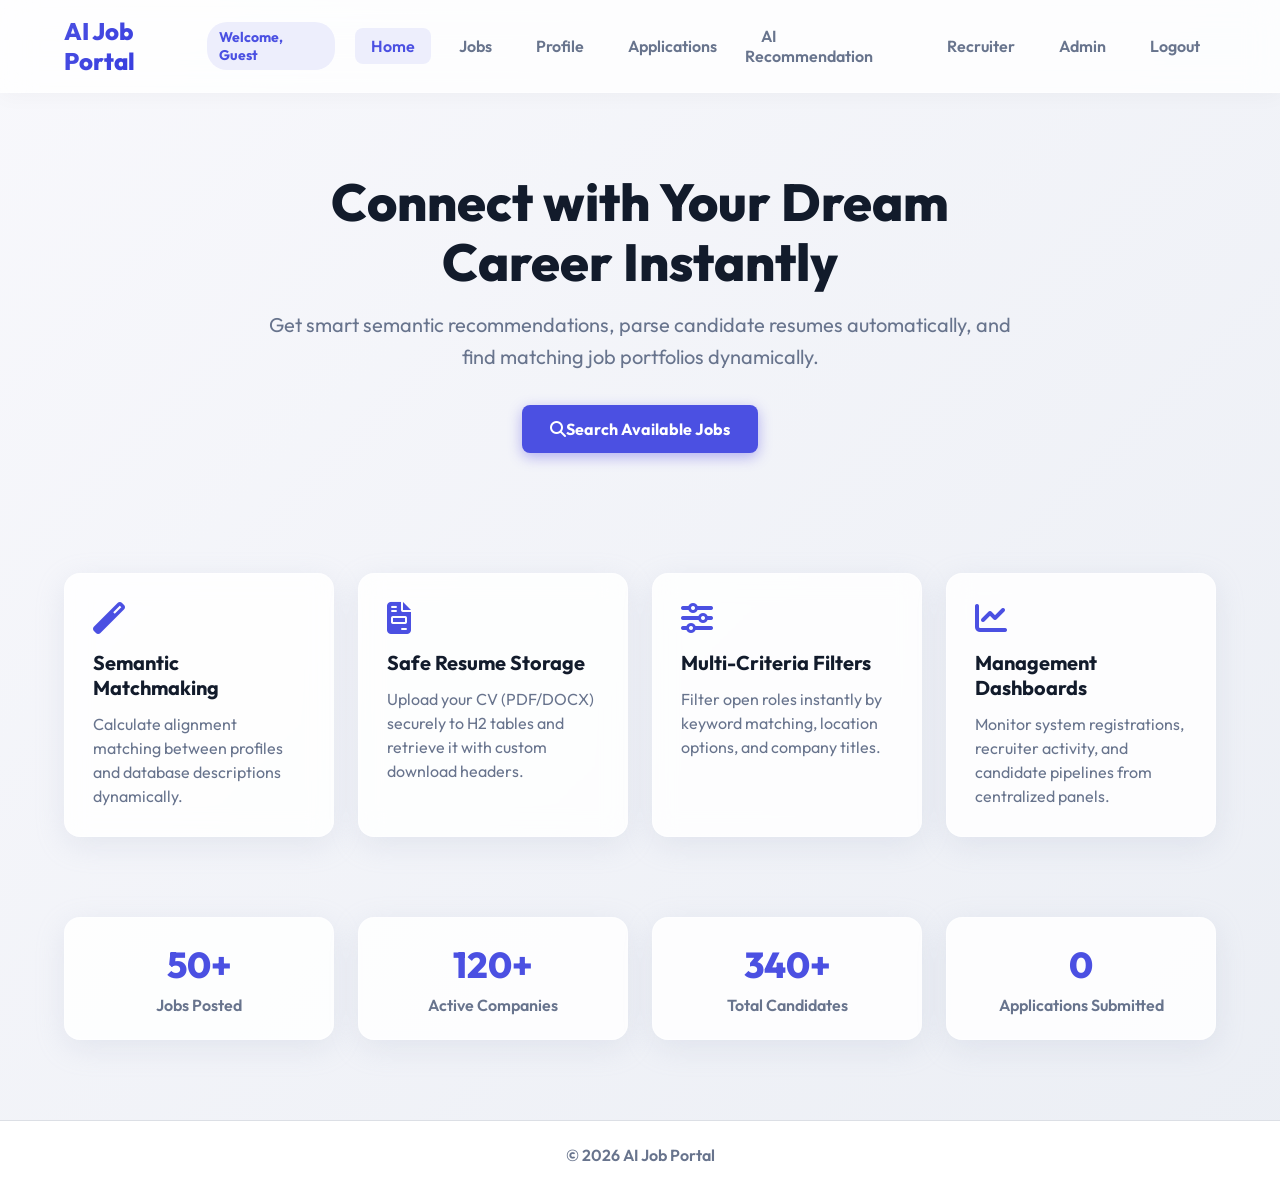
<file: Frontend/index.html>
<!DOCTYPE html>
<html lang="en">
<head>
    <meta charset="UTF-8">
    <meta name="viewport" content="width=device-width, initial-scale=1.0">
    <title>AI Job Portal - Smart Career Matches</title>
    <link rel="stylesheet" href="style.css">
    <link rel="stylesheet" href="https://cdnjs.cloudflare.com/ajax/libs/font-awesome/6.4.0/css/all.min.css">
</head>
<body>

    <nav class="navbar">
        <div class="logo" onclick="window.location.href='index.html'">AI Job Portal</div>
        <ul class="nav-links">
            <span id="userWelcome"></span>
            <li><a href="index.html">Home</a></li>
            <li><a href="jobs.html">Jobs</a></li>
            <li><a href="profile.html">Profile</a></li>
            <li><a href="applications.html">Applications</a></li>
            <li><a href="recommendation.html">AI Recommendation</a></li>
            <li><a href="recruiter-dashboard.html">Recruiter</a></li>
            <li><a href="admin-dashboard.html">Admin</a></li>
            <li><a href="#" onclick="logout()">Logout</a></li>
        </ul>
    </nav>

    <section class="hero">
        <h1>Connect with Your Dream Career Instantly</h1>
        <p>
            Get smart semantic recommendations, parse candidate resumes automatically, and find matching job portfolios dynamically.
        </p>
        <a href="jobs.html" class="btn"><i class="fas fa-search"></i> Search Available Jobs</a>
    </section>

    <section class="features">
        <div class="card">
            <i class="fas fa-magic" style="font-size: 32px; color: var(--primary); margin-bottom: 16px;"></i>
            <h3>Semantic Matchmaking</h3>
            <p>Calculate alignment matching between profiles and database descriptions dynamically.</p>
        </div>

        <div class="card">
            <i class="fas fa-file-invoice" style="font-size: 32px; color: var(--primary); margin-bottom: 16px;"></i>
            <h3>Safe Resume Storage</h3>
            <p>Upload your CV (PDF/DOCX) securely to H2 tables and retrieve it with custom download headers.</p>
        </div>

        <div class="card">
            <i class="fas fa-sliders-h" style="font-size: 32px; color: var(--primary); margin-bottom: 16px;"></i>
            <h3>Multi-Criteria Filters</h3>
            <p>Filter open roles instantly by keyword matching, location options, and company titles.</p>
        </div>

        <div class="card">
            <i class="fas fa-chart-line" style="font-size: 32px; color: var(--primary); margin-bottom: 16px;"></i>
            <h3>Management Dashboards</h3>
            <p>Monitor system registrations, recruiter activity, and candidate pipelines from centralized panels.</p>
        </div>
    </section>

    <section class="stats" style="margin-bottom: 40px;">
        <div class="stat-box">
            <h2>50+</h2>
            <p>Jobs Posted</p>
        </div>

        <div class="stat-box">
            <h2>120+</h2>
            <p>Active Companies</p>
        </div>

        <div class="stat-box">
            <h2>340+</h2>
            <p>Total Candidates</p>
        </div>

        <div class="stat-box">
            <h2 id="applicationCount">0</h2>
            <p>Applications Submitted</p>
        </div>
    </section>

    <footer>
        <p>© 2026 AI Job Portal</p>
    </footer>

    <script src="script.js"></script>
</body>
</html>
</file>
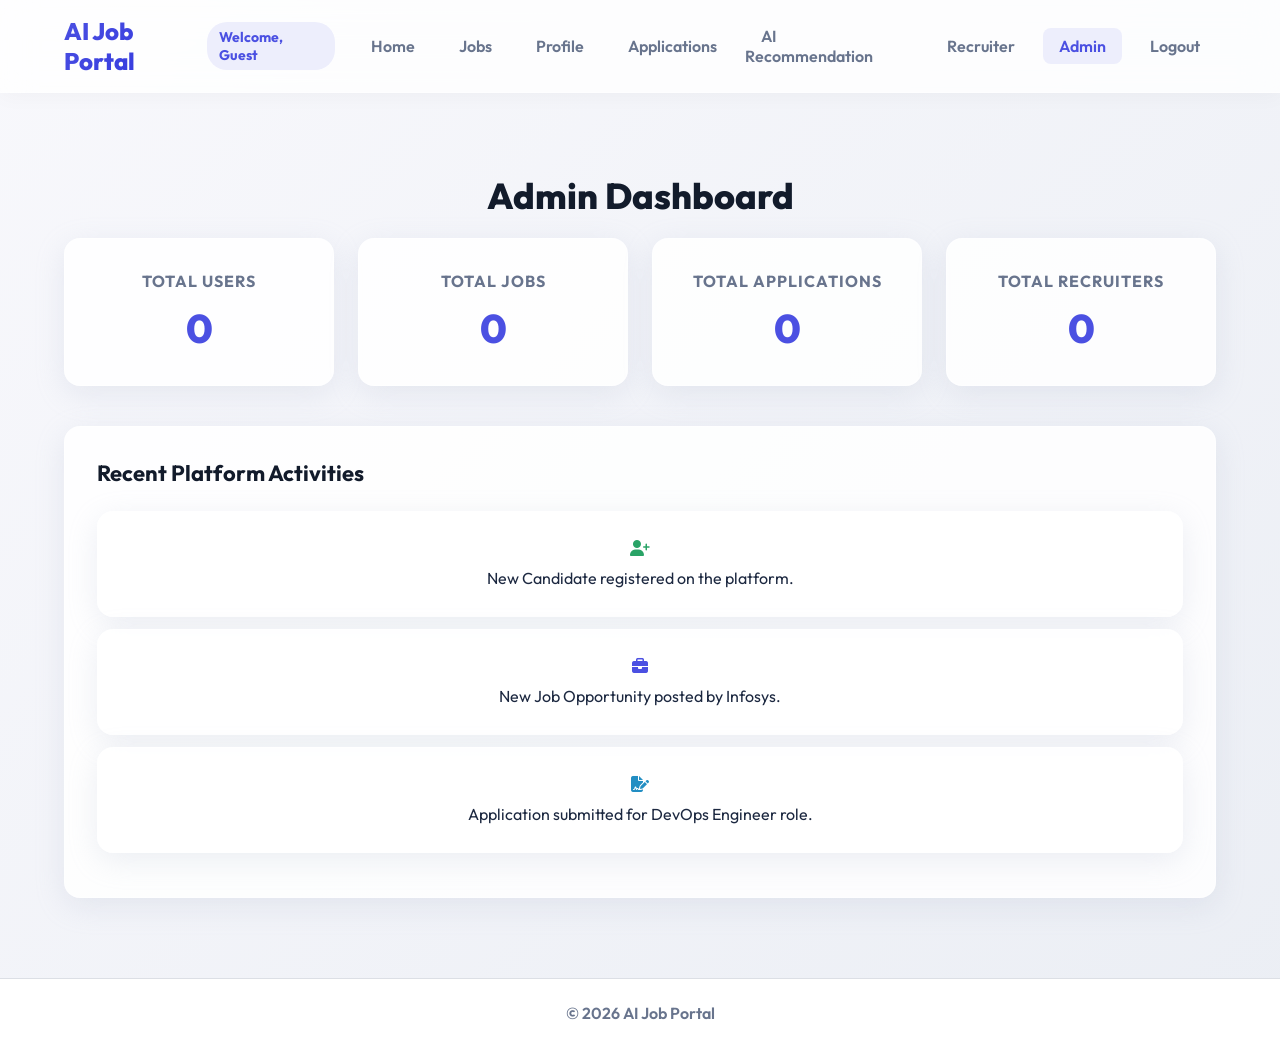
<file: Frontend/admin-dashboard.html>
<!DOCTYPE html>
<html lang="en">
<head>
    <meta charset="UTF-8">
    <meta name="viewport" content="width=device-width, initial-scale=1.0">
    <title>Admin Dashboard - AI Job Portal</title>
    <link rel="stylesheet" href="style.css">
    <link rel="stylesheet" href="https://cdnjs.cloudflare.com/ajax/libs/font-awesome/6.4.0/css/all.min.css">
</head>
<body>

    <nav class="navbar">
        <div class="logo" onclick="window.location.href='index.html'">AI Job Portal</div>
        <ul class="nav-links">
            <span id="userWelcome"></span>
            <li><a href="index.html">Home</a></li>
            <li><a href="jobs.html">Jobs</a></li>
            <li><a href="profile.html">Profile</a></li>
            <li><a href="applications.html">Applications</a></li>
            <li><a href="recommendation.html">AI Recommendation</a></li>
            <li><a href="recruiter-dashboard.html">Recruiter</a></li>
            <li><a href="admin-dashboard.html">Admin</a></li>
            <li><a href="#" onclick="logout()">Logout</a></li>
        </ul>
    </nav>

    <div class="dashboard-container">
        <h1 class="page-title">Admin Dashboard</h1>

        <div class="dashboard-grid">
            <div class="dashboard-card">
                <h3>Total Users</h3>
                <p id="totalUsers">0</p>
            </div>

            <div class="dashboard-card">
                <h3>Total Jobs</h3>
                <p id="totalJobs">0</p>
            </div>

            <div class="dashboard-card">
                <h3>Total Applications</h3>
                <p id="totalApplications">0</p>
            </div>

            <div class="dashboard-card">
                <h3>Total Recruiters</h3>
                <p id="totalRecruiters">0</p>
            </div>
        </div>

        <div class="dashboard-section">
            <h3>Recent Platform Activities</h3>
            <div class="job-card" style="margin-bottom: 12px; display: flex; align-items: center; gap: 12px;">
                <i class="fas fa-user-plus" style="color: var(--success);"></i>
                <span>New Candidate registered on the platform.</span>
            </div>
            <div class="job-card" style="margin-bottom: 12px; display: flex; align-items: center; gap: 12px;">
                <i class="fas fa-briefcase" style="color: var(--primary);"></i>
                <span>New Job Opportunity posted by Infosys.</span>
            </div>
            <div class="job-card" style="margin-bottom: 12px; display: flex; align-items: center; gap: 12px;">
                <i class="fas fa-file-signature" style="color: var(--info);"></i>
                <span>Application submitted for DevOps Engineer role.</span>
            </div>
        </div>
    </div>

    <footer>
        <p>© 2026 AI Job Portal</p>
    </footer>

    <script src="script.js"></script>
</body>
</html>
</file>
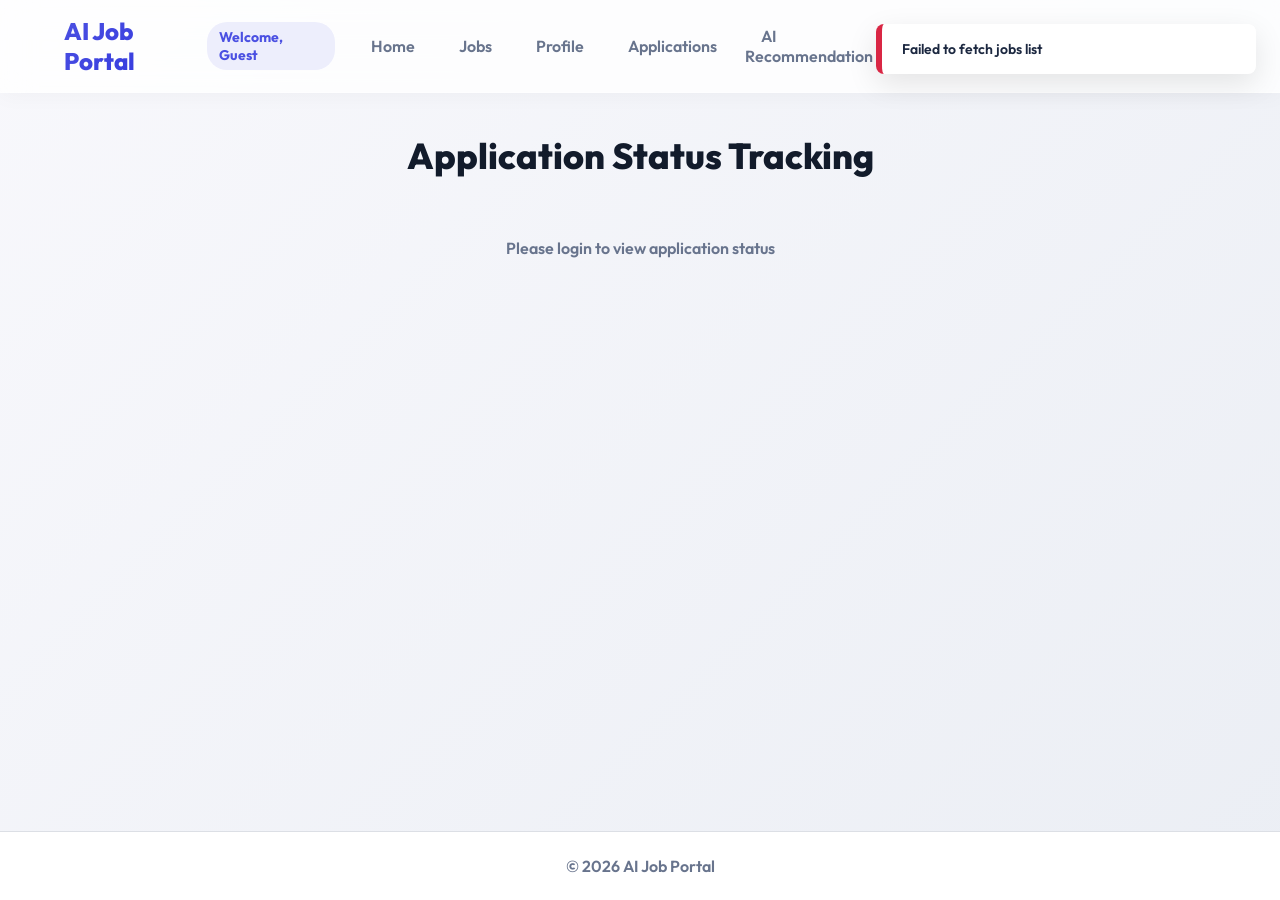
<file: Frontend/application-status.html>
<!DOCTYPE html>
<html lang="en">
<head>
    <meta charset="UTF-8">
    <meta name="viewport" content="width=device-width, initial-scale=1.0">
    <title>Application Status - AI Job Portal</title>
    <link rel="stylesheet" href="style.css">
    <link rel="stylesheet" href="https://cdnjs.cloudflare.com/ajax/libs/font-awesome/6.4.0/css/all.min.css">
</head>
<body>

    <nav class="navbar">
        <div class="logo" onclick="window.location.href='index.html'">AI Job Portal</div>
        <ul class="nav-links">
            <span id="userWelcome"></span>
            <li><a href="index.html">Home</a></li>
            <li><a href="jobs.html">Jobs</a></li>
            <li><a href="profile.html">Profile</a></li>
            <li><a href="applications.html">Applications</a></li>
            <li><a href="recommendation.html">AI Recommendation</a></li>
            <li><a href="recruiter-dashboard.html">Recruiter</a></li>
            <li><a href="admin-dashboard.html">Admin</a></li>
            <li><a href="#" onclick="logout()">Logout</a></li>
        </ul>
    </nav>

    <h1 class="page-title">Application Status Tracking</h1>

    <div class="job-container" id="statusContainer">
        <!-- Rendered dynamically by inline scripts or script.js -->
    </div>

    <footer>
        <p>© 2026 AI Job Portal</p>
    </footer>

    <script>
    const email = localStorage.getItem("email");
    const container = document.getElementById("statusContainer");
    if (email) {
        fetch("http://localhost:8082/applications?email=" + encodeURIComponent(email))
        .then(res => res.json())
        .then(apps => {
            if (apps.length === 0) {
                container.innerHTML = `
                    <div class="empty-state" style="grid-column: 1 / -1;">
                        <p>No Applications Yet</p>
                    </div>
                `;
            } else {
                container.innerHTML = "";
                apps.forEach(app => {
                    let badgeClass = "applied";
                    const stat = app.status.toLowerCase();
                    if (stat.includes("shortlist")) badgeClass = "shortlisted";
                    if (stat.includes("reject")) badgeClass = "rejected";
                    if (stat.includes("select")) badgeClass = "selected";

                    container.innerHTML += `
                        <div class="job-card">
                            <h3>${app.jobTitle}</h3>
                            <p>Status: <span class="status ${badgeClass}">${app.status}</span></p>
                        </div>
                    `;
                });
            }
        })
        .catch(err => {
            console.error(err);
            container.innerHTML = `<div class="empty-state" style="grid-column: 1 / -1;"><p>Failed to load application status</p></div>`;
        });
    } else {
        container.innerHTML = `
            <div class="empty-state" style="grid-column: 1 / -1;">
                <p>Please login to view application status</p>
            </div>
        `;
    }
    </script>
    <script src="script.js"></script>
</body>
</html>
</file>
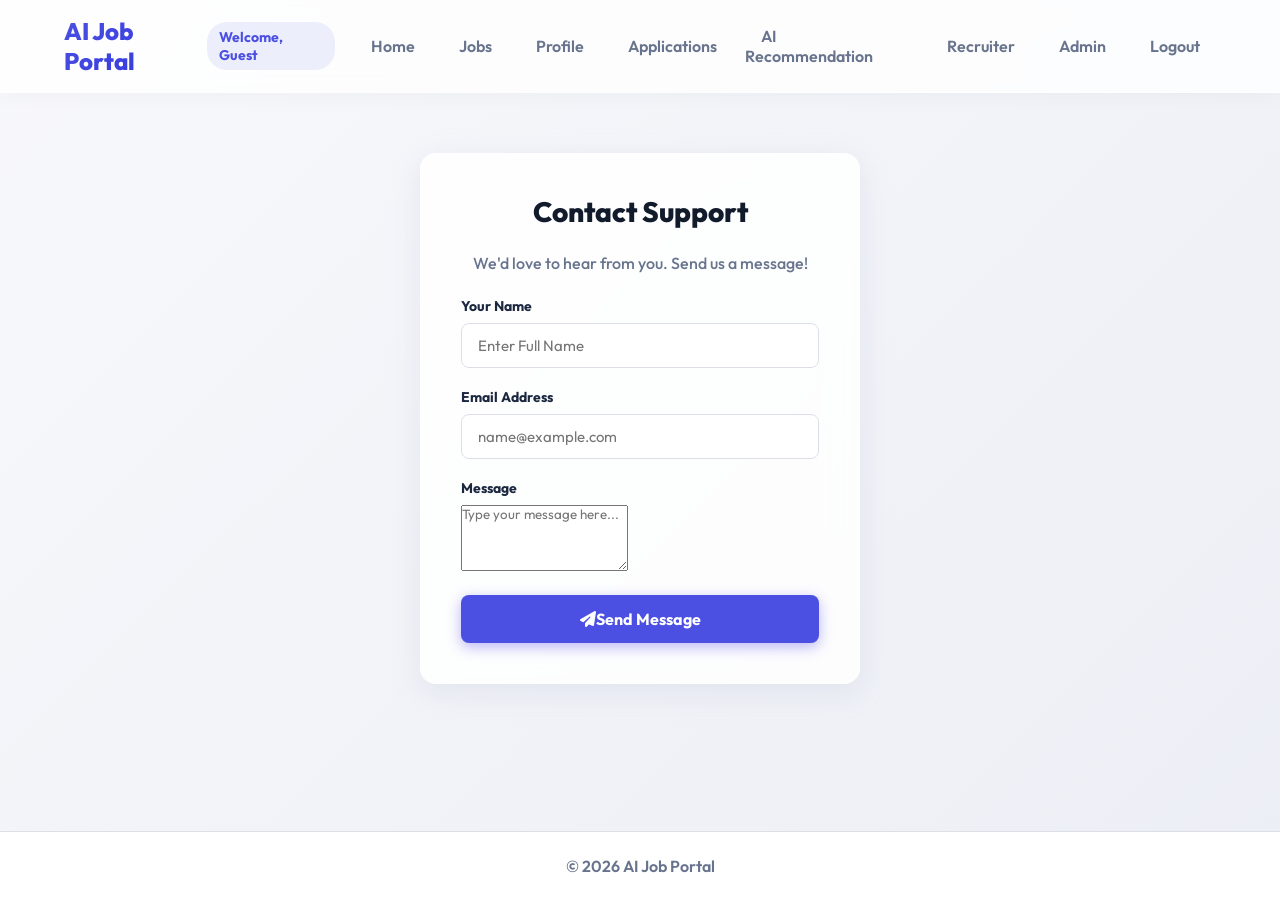
<file: Frontend/contact.html>
<!DOCTYPE html>
<html lang="en">
<head>
    <meta charset="UTF-8">
    <meta name="viewport" content="width=device-width, initial-scale=1.0">
    <title>Contact Us - AI Job Portal</title>
    <link rel="stylesheet" href="style.css">
    <link rel="stylesheet" href="https://cdnjs.cloudflare.com/ajax/libs/font-awesome/6.4.0/css/all.min.css">
</head>
<body>

    <nav class="navbar">
        <div class="logo" onclick="window.location.href='index.html'">AI Job Portal</div>
        <ul class="nav-links">
            <span id="userWelcome"></span>
            <li><a href="index.html">Home</a></li>
            <li><a href="jobs.html">Jobs</a></li>
            <li><a href="profile.html">Profile</a></li>
            <li><a href="applications.html">Applications</a></li>
            <li><a href="recommendation.html">AI Recommendation</a></li>
            <li><a href="recruiter-dashboard.html">Recruiter</a></li>
            <li><a href="admin-dashboard.html">Admin</a></li>
            <li><a href="#" onclick="logout()">Logout</a></li>
        </ul>
    </nav>

    <div class="form-container">
        <h2>Contact Support</h2>
        <p style="color: var(--text-muted); text-align: center; margin-bottom: 24px; font-weight: 500;">
            We'd love to hear from you. Send us a message!
        </p>

        <form onsubmit="event.preventDefault(); showToast('Message Sent Successfully!', 'success'); this.reset();">
            <div class="form-group">
                <label for="contactName">Your Name</label>
                <input type="text" id="contactName" placeholder="Enter Full Name" required>
            </div>

            <div class="form-group">
                <label for="contactEmail">Email Address</label>
                <input type="email" id="contactEmail" placeholder="name@example.com" required>
            </div>

            <div class="form-group">
                <label for="contactMessage">Message</label>
                <textarea id="contactMessage" placeholder="Type your message here..." rows="4" required></textarea>
            </div>

            <button type="submit" class="btn"><i class="fas fa-paper-plane"></i> Send Message</button>
        </form>
    </div>

    <footer>
        <p>© 2026 AI Job Portal</p>
    </footer>

    <script src="script.js"></script>
</body>
</html>
</file>
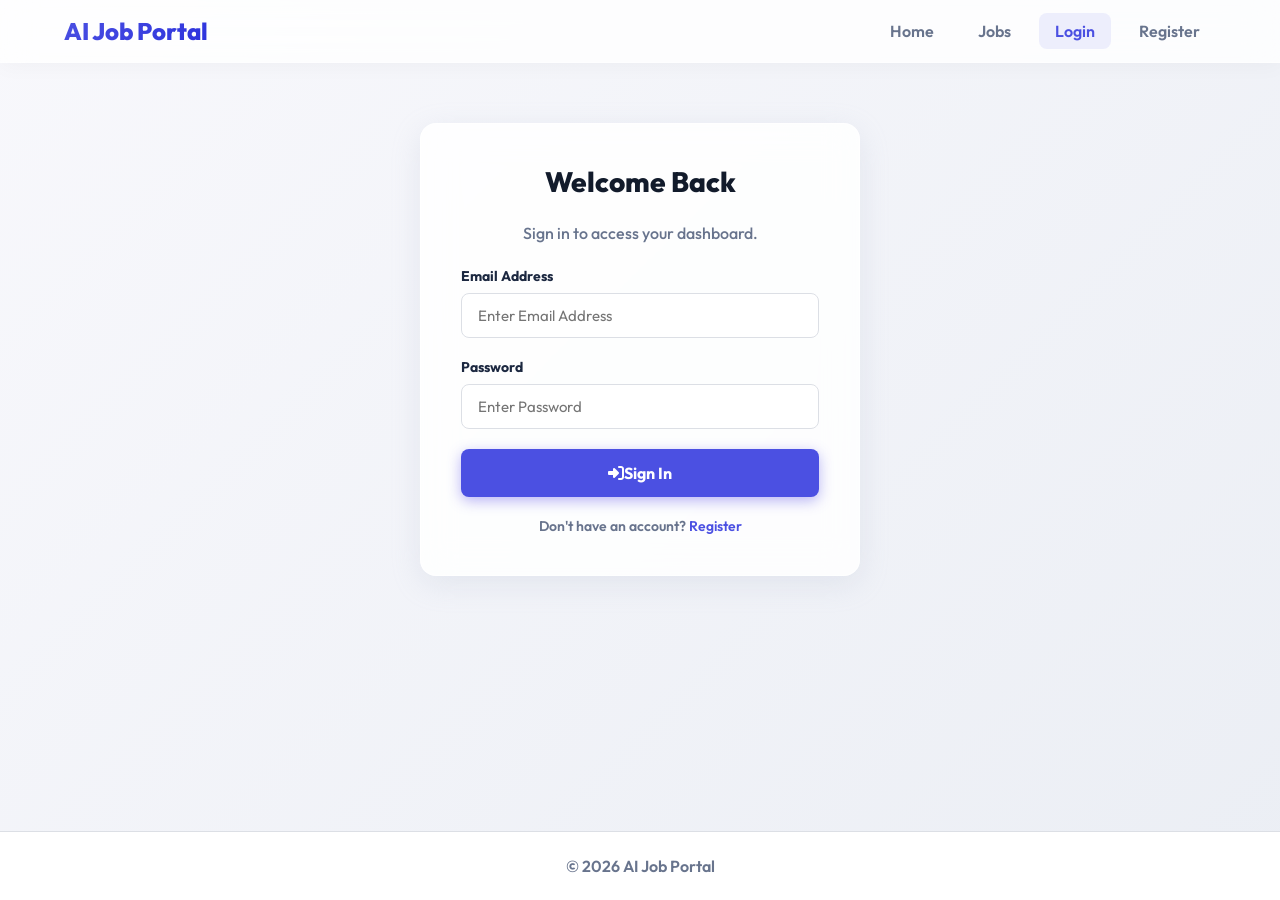
<file: Frontend/login.html>
<!DOCTYPE html>
<html lang="en">
<head>
    <meta charset="UTF-8">
    <meta name="viewport" content="width=device-width, initial-scale=1.0">
    <title>Login - AI Job Portal</title>
    <link rel="stylesheet" href="style.css">
    <link rel="stylesheet" href="https://cdnjs.cloudflare.com/ajax/libs/font-awesome/6.4.0/css/all.min.css">
</head>
<body>

    <nav class="navbar">
        <div class="logo" onclick="window.location.href='index.html'">AI Job Portal</div>
        <ul class="nav-links">
            <li><a href="index.html">Home</a></li>
            <li><a href="jobs.html">Jobs</a></li>
            <li><a href="login.html">Login</a></li>
            <li><a href="register.html">Register</a></li>
        </ul>
    </nav>

    <div class="form-container">
        <h2>Welcome Back</h2>
        <p style="color: var(--text-muted); text-align: center; margin-bottom: 24px; font-weight: 500;">
            Sign in to access your dashboard.
        </p>

        <form id="loginForm" onsubmit="event.preventDefault(); loginSuccess();">
            <div class="form-group">
                <label for="email">Email Address</label>
                <input type="email" id="email" placeholder="Enter Email Address" required>
            </div>

            <div class="form-group">
                <label for="password">Password</label>
                <input type="password" id="password" placeholder="Enter Password" required>
            </div>

            <button type="submit" class="btn"><i class="fas fa-sign-in-alt"></i> Sign In</button>

            <p style="margin-top: 20px; text-align: center; font-size: 14px; font-weight: 600; color: var(--text-muted);">
                Don't have an account? <a href="register.html" style="color: var(--primary); text-decoration: none;">Register</a>
            </p>
        </form>
    </div>

    <footer>
        <p>© 2026 AI Job Portal</p>
    </footer>

    <script src="script.js"></script>
</body>
</html>
</file>
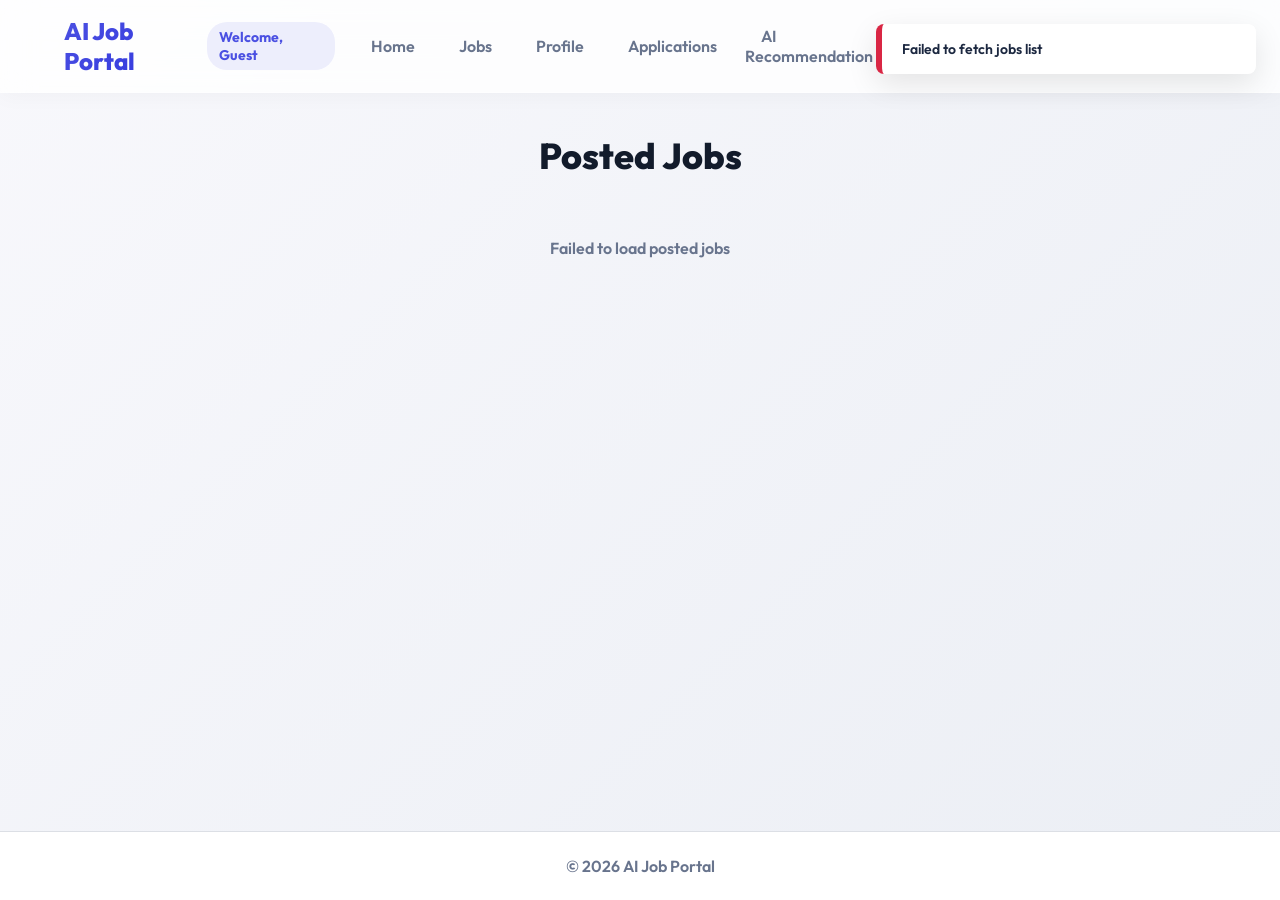
<file: Frontend/posted-jobs.html>
<!DOCTYPE html>
<html lang="en">
<head>
    <meta charset="UTF-8">
    <meta name="viewport" content="width=device-width, initial-scale=1.0">
    <title>Posted Jobs - AI Job Portal</title>
    <link rel="stylesheet" href="style.css">
    <link rel="stylesheet" href="https://cdnjs.cloudflare.com/ajax/libs/font-awesome/6.4.0/css/all.min.css">
</head>
<body>

    <nav class="navbar">
        <div class="logo" onclick="window.location.href='index.html'">AI Job Portal</div>
        <ul class="nav-links">
            <span id="userWelcome"></span>
            <li><a href="index.html">Home</a></li>
            <li><a href="jobs.html">Jobs</a></li>
            <li><a href="profile.html">Profile</a></li>
            <li><a href="applications.html">Applications</a></li>
            <li><a href="recommendation.html">AI Recommendation</a></li>
            <li><a href="recruiter-dashboard.html">Recruiter</a></li>
            <li><a href="admin-dashboard.html">Admin</a></li>
            <li><a href="#" onclick="logout()">Logout</a></li>
        </ul>
    </nav>

    <h1 class="page-title">Posted Jobs</h1>

    <div class="job-container" id="jobsContainer">
        <!-- Rendered dynamically by script -->
    </div>

    <footer>
        <p>© 2026 AI Job Portal</p>
    </footer>

    <script>
    fetch("http://localhost:8082/jobs")
    .then(res => res.json())
    .then(jobs => {
        let container = document.getElementById("jobsContainer");
        if (jobs.length === 0) {
            container.innerHTML = `
                <div class="empty-state" style="grid-column: 1 / -1;">
                    <p>No Jobs Posted Yet</p>
                </div>
            `;
        } else {
            container.innerHTML = "";
            jobs.forEach(job => {
                container.innerHTML += `
                    <div class="job-card">
                        <h3>${job.title}</h3>
                        <p class="company"><i class="fas fa-building"></i> ${job.company}</p>
                        <p class="location"><i class="fas fa-map-marker-alt"></i> ${job.location}</p>
                    </div>
                `;
            });
        }
    })
    .catch(err => {
        console.error(err);
        document.getElementById("jobsContainer").innerHTML = `
            <div class="empty-state" style="grid-column: 1 / -1;">
                <p>Failed to load posted jobs</p>
            </div>
        `;
    });
    </script>
    <script src="script.js"></script>
</body>
</html>
</file>
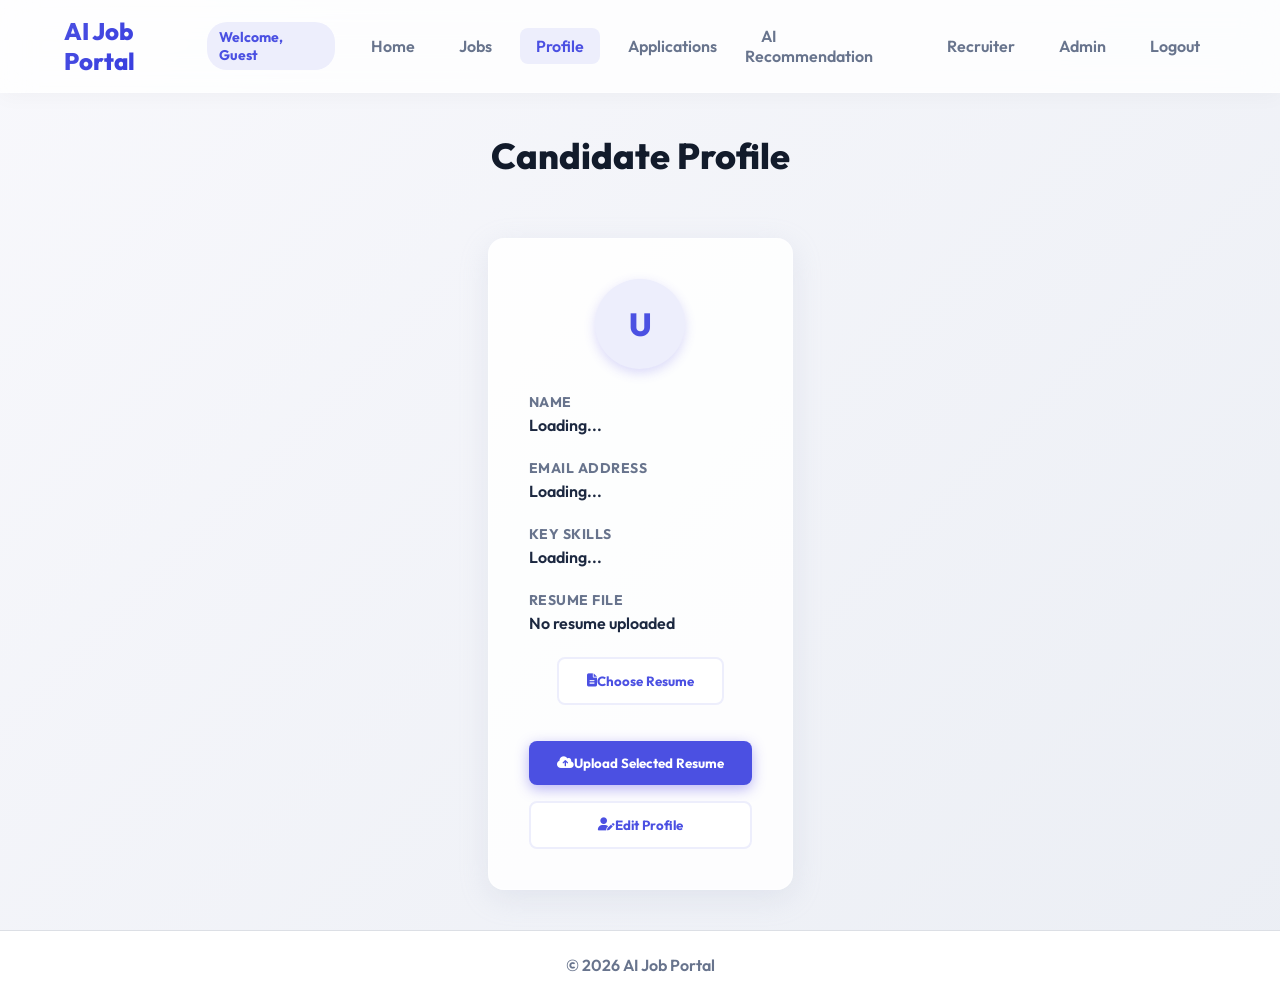
<file: Frontend/profile.html>
<!DOCTYPE html>
<html lang="en">
<head>
    <meta charset="UTF-8">
    <meta name="viewport" content="width=device-width, initial-scale=1.0">
    <title>Candidate Profile - AI Job Portal</title>
    <link rel="stylesheet" href="style.css">
    <link rel="stylesheet" href="https://cdnjs.cloudflare.com/ajax/libs/font-awesome/6.4.0/css/all.min.css">
</head>
<body>

    <nav class="navbar">
        <div class="logo" onclick="window.location.href='index.html'">AI Job Portal</div>
        <ul class="nav-links">
            <span id="userWelcome"></span>
            <li><a href="index.html">Home</a></li>
            <li><a href="jobs.html">Jobs</a></li>
            <li><a href="profile.html">Profile</a></li>
            <li><a href="applications.html">Applications</a></li>
            <li><a href="recommendation.html">AI Recommendation</a></li>
            <li><a href="recruiter-dashboard.html">Recruiter</a></li>
            <li><a href="admin-dashboard.html">Admin</a></li>
            <li><a href="#" onclick="logout()">Logout</a></li>
        </ul>
    </nav>

    <h1 class="page-title">Candidate Profile</h1>

    <div class="profile-card">
        <div class="profile-avatar" id="profileAvatar">U</div>
        
        <div class="profile-info">
            <h4>Name</h4>
            <p id="candidateName">Loading...</p>
        </div>

        <div class="profile-info">
            <h4>Email Address</h4>
            <p id="candidateEmail">Loading...</p>
        </div>

        <div class="profile-info">
            <h4>Key Skills</h4>
            <p id="candidateSkills">Loading...</p>
        </div>

        <div class="profile-info">
            <h4>Resume File</h4>
            <p id="resumeName">No resume uploaded</p>
        </div>

        <div class="profile-actions">
            <div class="file-input-wrapper">
                <button class="btn btn-secondary"><i class="fas fa-file-alt"></i> Choose Resume</button>
                <input type="file" id="resume" onchange="updateFileNameLabel()">
            </div>
            <p id="fileChosenLabel" style="font-size: 14px; color: var(--text-muted); font-weight: 600; margin-top: 4px;"></p>
            <button class="btn" onclick="uploadResume()"><i class="fas fa-cloud-upload-alt"></i> Upload Selected Resume</button>
            <button class="btn btn-secondary" id="editProfileBtn" onclick="toggleEditProfile()"><i class="fas fa-user-edit"></i> Edit Profile</button>
        </div>
    </div>

    <footer>
        <p>© 2026 AI Job Portal</p>
    </footer>

    <script src="script.js"></script>
</body>
</html>
</file>
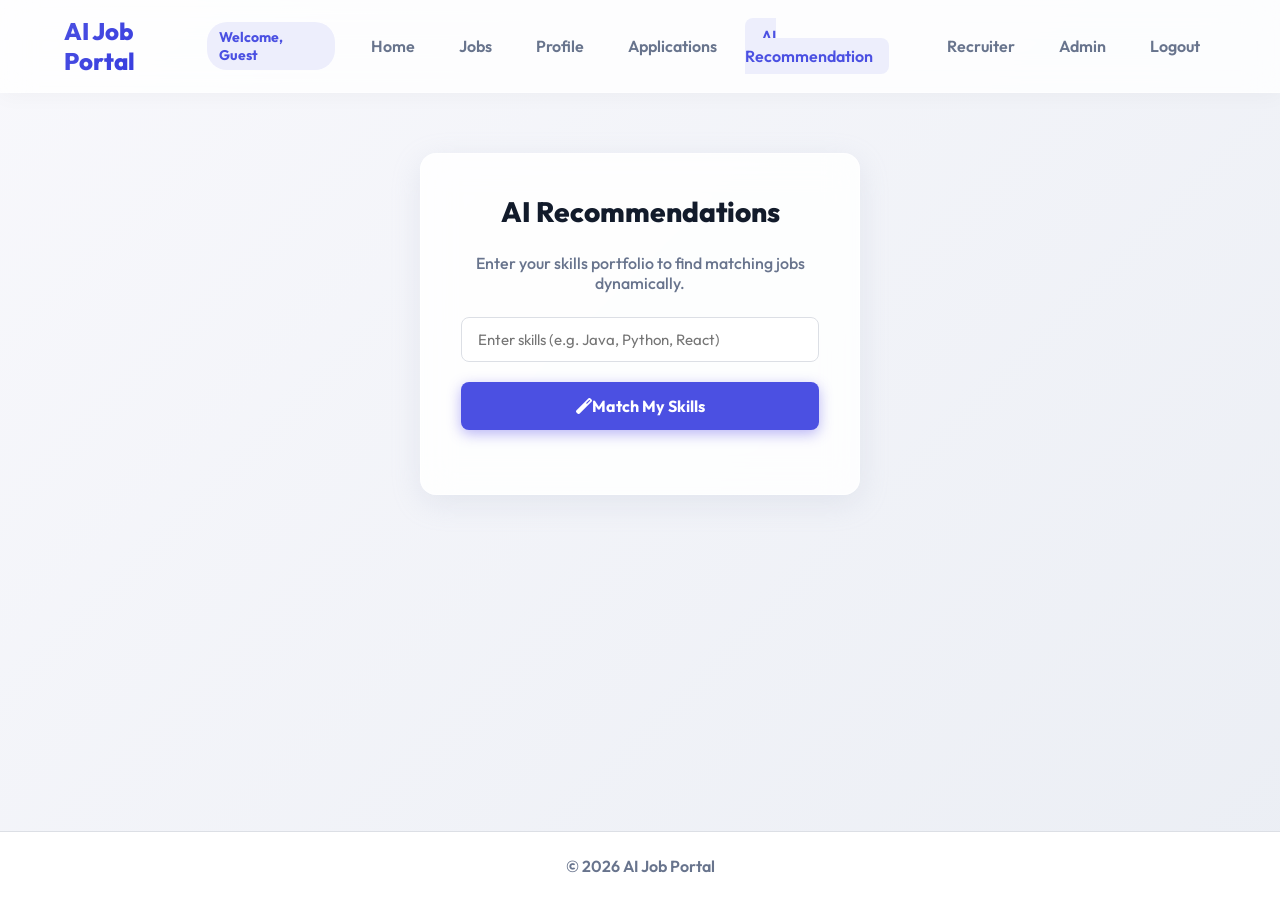
<file: Frontend/recommendation.html>
<!DOCTYPE html>
<html lang="en">
<head>
    <meta charset="UTF-8">
    <meta name="viewport" content="width=device-width, initial-scale=1.0">
    <title>AI Recommendations - AI Job Portal</title>
    <link rel="stylesheet" href="style.css">
    <link rel="stylesheet" href="https://cdnjs.cloudflare.com/ajax/libs/font-awesome/6.4.0/css/all.min.css">
</head>
<body>

    <nav class="navbar">
        <div class="logo" onclick="window.location.href='index.html'">AI Job Portal</div>
        <ul class="nav-links">
            <span id="userWelcome"></span>
            <li><a href="index.html">Home</a></li>
            <li><a href="jobs.html">Jobs</a></li>
            <li><a href="profile.html">Profile</a></li>
            <li><a href="applications.html">Applications</a></li>
            <li><a href="recommendation.html">AI Recommendation</a></li>
            <li><a href="recruiter-dashboard.html">Recruiter</a></li>
            <li><a href="admin-dashboard.html">Admin</a></li>
            <li><a href="#" onclick="logout()">Logout</a></li>
        </ul>
    </nav>

    <div class="form-container">
        <h2>AI Recommendations</h2>
        <p style="color: var(--text-muted); text-align: center; margin-bottom: 24px; font-weight: 500;">
            Enter your skills portfolio to find matching jobs dynamically.
        </p>

        <div class="form-group">
            <input type="text" id="skills" placeholder="Enter skills (e.g. Java, Python, React)">
        </div>

        <button class="btn" onclick="recommendJob()"><i class="fas fa-magic"></i> Match My Skills</button>

        <div id="result" style="margin-top: 24px; text-align: center;">
            <!-- Rendered dynamically by script.js -->
        </div>
    </div>

    <footer>
        <p>© 2026 AI Job Portal</p>
    </footer>

    <script src="script.js"></script>
</body>
</html>
</file>
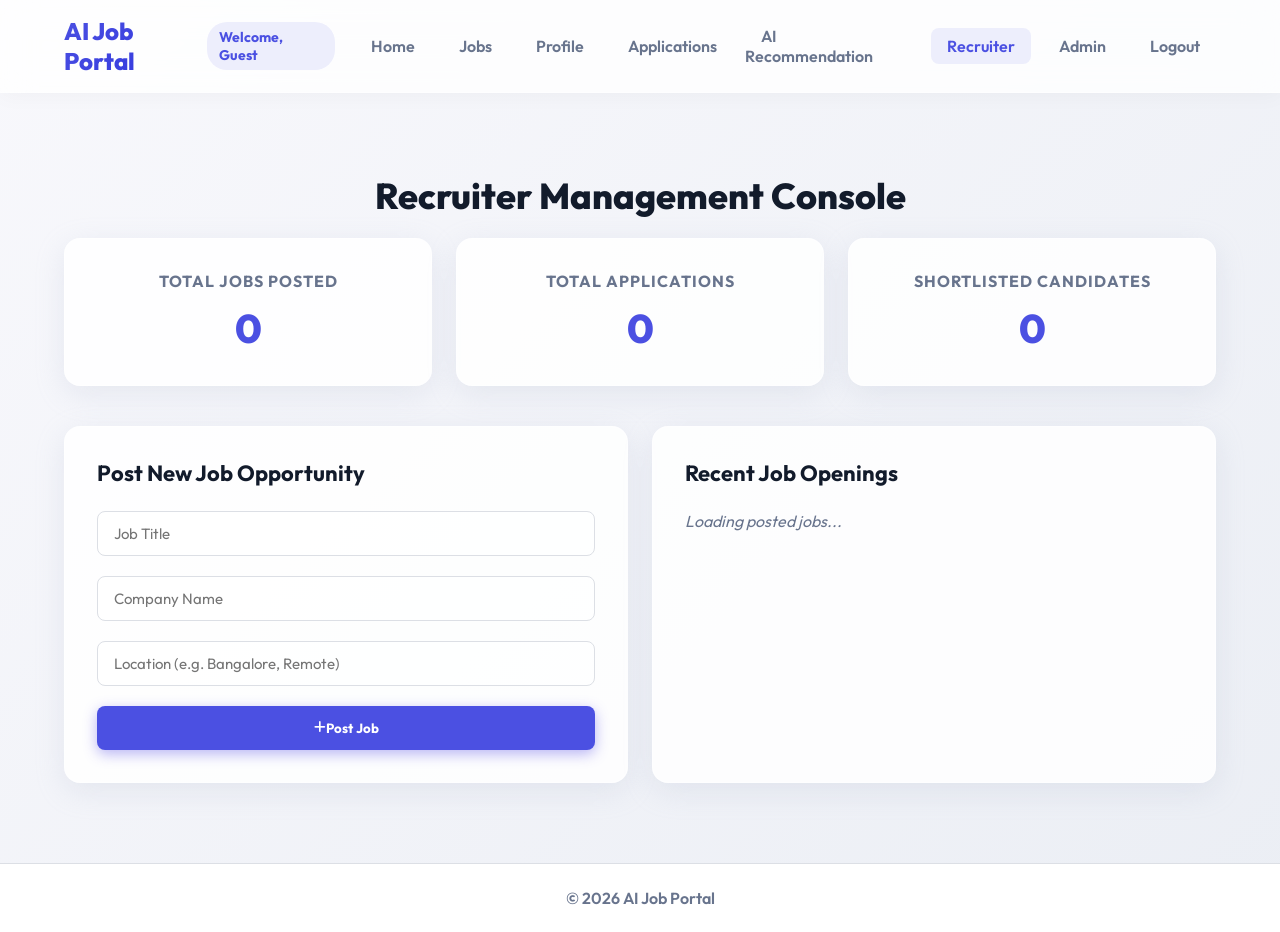
<file: Frontend/recruiter-dashboard.html>
<!DOCTYPE html>
<html lang="en">
<head>
    <meta charset="UTF-8">
    <meta name="viewport" content="width=device-width, initial-scale=1.0">
    <title>Recruiter Dashboard - AI Job Portal</title>
    <link rel="stylesheet" href="style.css">
    <link rel="stylesheet" href="https://cdnjs.cloudflare.com/ajax/libs/font-awesome/6.4.0/css/all.min.css">
</head>
<body>

    <nav class="navbar">
        <div class="logo" onclick="window.location.href='index.html'">AI Job Portal</div>
        <ul class="nav-links">
            <span id="userWelcome"></span>
            <li><a href="index.html">Home</a></li>
            <li><a href="jobs.html">Jobs</a></li>
            <li><a href="profile.html">Profile</a></li>
            <li><a href="applications.html">Applications</a></li>
            <li><a href="recommendation.html">AI Recommendation</a></li>
            <li><a href="recruiter-dashboard.html">Recruiter</a></li>
            <li><a href="admin-dashboard.html">Admin</a></li>
            <li><a href="#" onclick="logout()">Logout</a></li>
        </ul>
    </nav>

    <div class="dashboard-container">
        <h1 class="page-title">Recruiter Management Console</h1>

        <div class="dashboard-grid">
            <div class="dashboard-card">
                <h3>Total Jobs Posted</h3>
                <p>0</p>
            </div>

            <div class="dashboard-card">
                <h3>Total Applications</h3>
                <p>0</p>
            </div>

            <div class="dashboard-card">
                <h3>Shortlisted Candidates</h3>
                <p>0</p>
            </div>
        </div>

        <div style="display: grid; grid-template-columns: repeat(auto-fit, minmax(320px, 1fr)); gap: 24px; margin-top: 24px;">
            <div class="dashboard-section">
                <h3>Post New Job Opportunity</h3>
                <form class="job-form" onsubmit="event.preventDefault(); postJob();">
                    <div class="form-group" style="margin-bottom: 0;">
                        <input type="text" id="jobTitle" placeholder="Job Title" required>
                    </div>
                    <div class="form-group" style="margin-bottom: 0;">
                        <input type="text" id="company" placeholder="Company Name" required>
                    </div>
                    <div class="form-group" style="margin-bottom: 0;">
                        <input type="text" id="location" placeholder="Location (e.g. Bangalore, Remote)" required>
                    </div>
                    <button class="btn" type="submit"><i class="fas fa-plus"></i> Post Job</button>
                </form>
            </div>

            <div class="dashboard-section">
                <h3>Recent Job Openings</h3>
                <div id="postedJobsContainer">
                    <p style="color: var(--text-muted); font-style: italic;">Loading posted jobs...</p>
                </div>
            </div>
        </div>
    </div>

    <footer>
        <p>© 2026 AI Job Portal</p>
    </footer>

    <script src="script.js"></script>
</body>
</html>
</file>
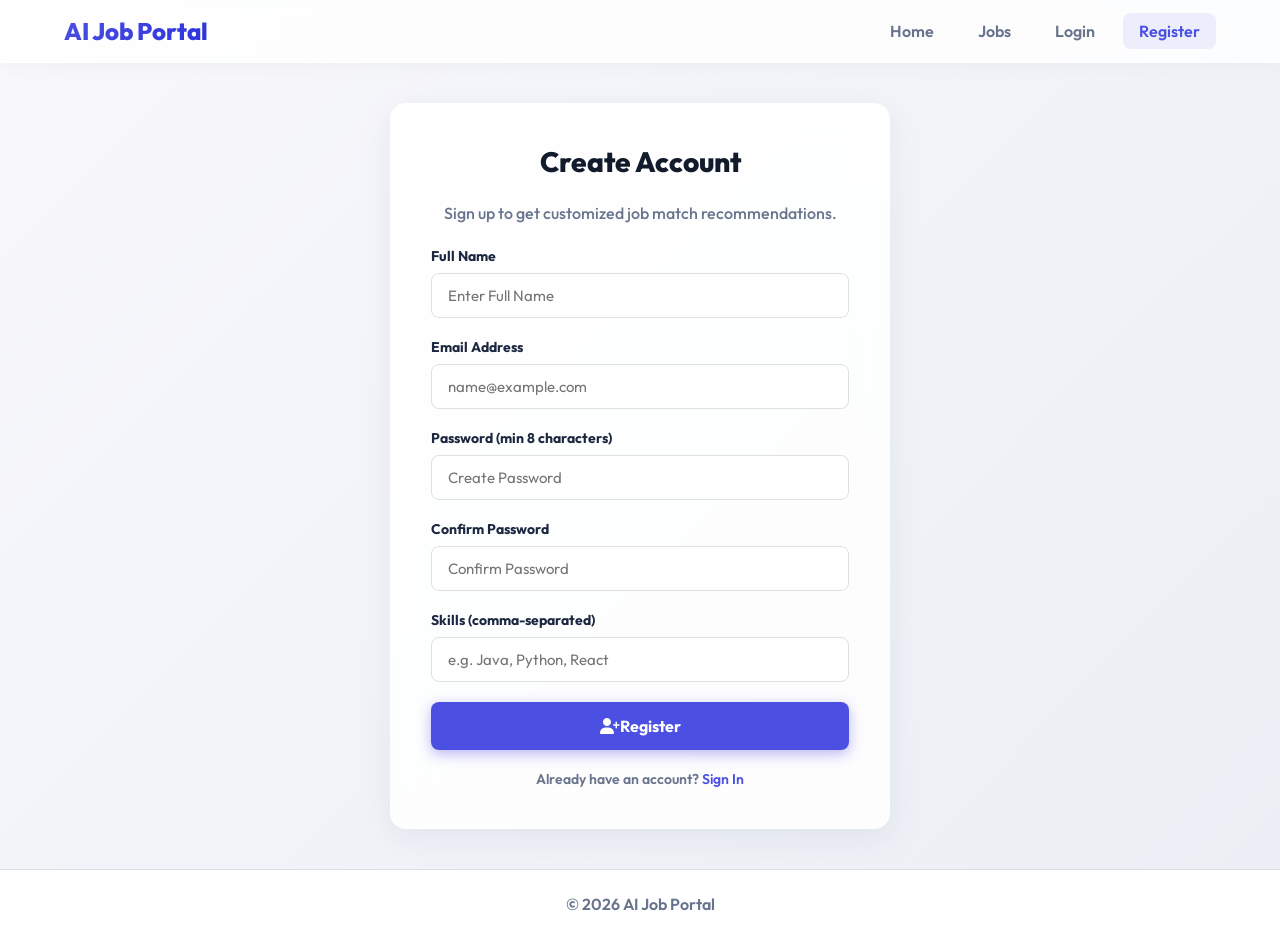
<file: Frontend/register.html>
<!DOCTYPE html>
<html lang="en">
<head>
    <meta charset="UTF-8">
    <meta name="viewport" content="width=device-width, initial-scale=1.0">
    <title>Register - AI Job Portal</title>
    <link rel="stylesheet" href="style.css">
    <link rel="stylesheet" href="https://cdnjs.cloudflare.com/ajax/libs/font-awesome/6.4.0/css/all.min.css">
</head>
<body>

    <nav class="navbar">
        <div class="logo" onclick="window.location.href='index.html'">AI Job Portal</div>
        <ul class="nav-links">
            <li><a href="index.html">Home</a></li>
            <li><a href="jobs.html">Jobs</a></li>
            <li><a href="login.html">Login</a></li>
            <li><a href="register.html">Register</a></li>
        </ul>
    </nav>

    <div class="form-container" style="max-width: 500px; margin: 40px auto;">
        <h2>Create Account</h2>
        <p style="color: var(--text-muted); text-align: center; margin-bottom: 24px; font-weight: 500;">
            Sign up to get customized job match recommendations.
        </p>

        <form id="registerForm" onsubmit="event.preventDefault(); registerSuccess();">
            <div class="form-group">
                <label for="name">Full Name</label>
                <input type="text" id="name" placeholder="Enter Full Name" required>
            </div>

            <div class="form-group">
                <label for="email">Email Address</label>
                <input type="email" id="email" placeholder="name@example.com" required>
            </div>

            <div class="form-group">
                <label for="password">Password (min 8 characters)</label>
                <input type="password" id="password" placeholder="Create Password" required>
            </div>

            <div class="form-group">
                <label for="confirmPassword">Confirm Password</label>
                <input type="password" id="confirmPassword" placeholder="Confirm Password" required>
            </div>

            <div class="form-group">
                <label for="skills">Skills (comma-separated)</label>
                <input type="text" id="skills" placeholder="e.g. Java, Python, React" required>
            </div>

            <button type="submit" class="btn"><i class="fas fa-user-plus"></i> Register</button>

            <p style="margin-top: 20px; text-align: center; font-size: 14px; font-weight: 600; color: var(--text-muted);">
                Already have an account? <a href="login.html" style="color: var(--primary); text-decoration: none;">Sign In</a>
            </p>
        </form>
    </div>

    <footer>
        <p>© 2026 AI Job Portal</p>
    </footer>

    <script src="script.js"></script>
</body>
</html>
</file>
<file: Frontend/style.css>
@import url('https://fonts.googleapis.com/css2?family=Outfit:wght@300;400;500;600;700;800&display=swap');

:root {
    --primary: hsl(238, 72%, 59%);
    --primary-hover: hsl(238, 72%, 52%);
    --primary-light: hsl(238, 72%, 96%);
    --accent: hsl(28, 90%, 55%);
    --dark: hsl(220, 40%, 12%);
    --light: hsl(220, 30%, 96%);
    --card-bg: rgba(255, 255, 255, 0.85);
    --border: hsl(220, 15%, 88%);
    --text: hsl(220, 40%, 18%);
    --text-muted: hsl(220, 15%, 48%);
    --success: hsl(150, 60%, 40%);
    --error: hsl(350, 70%, 50%);
    --warning: hsl(40, 80%, 48%);
    --info: hsl(200, 70%, 45%);
    --shadow: 0 8px 30px rgba(166, 173, 201, 0.2);
    --shadow-hover: 0 16px 40px rgba(166, 173, 201, 0.35);
    --radius-sm: 8px;
    --radius-md: 16px;
    --radius-lg: 24px;
    --transition: all 0.3s cubic-bezier(0.4, 0, 0.2, 1);
    --font: 'Outfit', sans-serif;
}

* {
    margin: 0;
    padding: 0;
    box-sizing: border-box;
    font-family: var(--font);
}

body {
    background: linear-gradient(135deg, hsl(238, 40%, 98%) 0%, hsl(220, 30%, 94%) 100%);
    color: var(--text);
    min-height: 100vh;
    display: flex;
    flex-direction: column;
    overflow-x: hidden;
}

/* =====================================================
   NAVBAR & NAVIGATION
   ===================================================== */
.navbar {
    display: flex;
    justify-content: space-between;
    align-items: center;
    padding: 16px 5%;
    background: rgba(255, 255, 255, 0.8);
    backdrop-filter: blur(16px);
    -webkit-backdrop-filter: blur(16px);
    border-bottom: 1px solid rgba(255, 255, 255, 0.4);
    position: sticky;
    top: 0;
    z-index: 1000;
    box-shadow: 0 4px 20px rgba(0, 0, 0, 0.03);
}

.logo {
    font-size: 24px;
    font-weight: 800;
    background: linear-gradient(135deg, var(--primary) 0%, var(--primary-hover) 100%);
    -webkit-background-clip: text;
    -webkit-text-fill-color: transparent;
    cursor: pointer;
}

.nav-links {
    display: flex;
    list-style: none;
    align-items: center;
    gap: 12px;
}

.nav-links a {
    color: var(--text-muted);
    text-decoration: none;
    font-weight: 600;
    padding: 8px 16px;
    border-radius: var(--radius-sm);
    transition: var(--transition);
}

.nav-links a:hover,
.nav-links a.active {
    color: var(--primary);
    background: var(--primary-light);
}

#userWelcome {
    font-size: 14px;
    font-weight: 700;
    color: var(--primary);
    background: var(--primary-light);
    padding: 6px 12px;
    border-radius: 20px;
    margin-right: 8px;
}

/* =====================================================
   HERO & INDEX
   ===================================================== */
.hero {
    text-align: center;
    padding: 80px 20px;
    max-width: 800px;
    margin: 0 auto;
}

.hero h1 {
    font-size: 52px;
    font-weight: 800;
    color: var(--dark);
    line-height: 1.15;
    margin-bottom: 16px;
}

.hero p {
    font-size: 20px;
    color: var(--text-muted);
    line-height: 1.6;
    margin-bottom: 32px;
}

.btn {
    display: inline-flex;
    align-items: center;
    justify-content: center;
    padding: 14px 28px;
    background: var(--primary);
    color: white;
    text-decoration: none;
    font-weight: 700;
    border-radius: var(--radius-sm);
    border: none;
    cursor: pointer;
    box-shadow: 0 4px 14px rgba(79, 70, 229, 0.4);
    transition: var(--transition);
}

.btn:hover {
    background: var(--primary-hover);
    transform: translateY(-2px);
    box-shadow: 0 6px 20px rgba(79, 70, 229, 0.5);
}

.btn-secondary {
    background: white;
    color: var(--primary);
    border: 2px solid var(--primary-light);
    box-shadow: none;
}

.btn-secondary:hover {
    background: var(--primary-light);
    transform: translateY(-2px);
    box-shadow: none;
}

.features {
    display: grid;
    grid-template-columns: repeat(auto-fit, minmax(240px, 1fr));
    gap: 24px;
    padding: 40px 5%;
}

.card {
    background: var(--card-bg);
    backdrop-filter: blur(12px);
    border: 1px solid rgba(255, 255, 255, 0.5);
    padding: 28px;
    border-radius: var(--radius-md);
    box-shadow: var(--shadow);
    transition: var(--transition);
}

.card:hover {
    transform: translateY(-6px);
    box-shadow: var(--shadow-hover);
    border-color: rgba(79, 70, 229, 0.2);
}

.card h3 {
    font-size: 20px;
    font-weight: 700;
    margin-bottom: 12px;
    color: var(--dark);
}

.card p {
    color: var(--text-muted);
    line-height: 1.5;
}

.stats {
    display: flex;
    flex-wrap: wrap;
    justify-content: center;
    gap: 24px;
    padding: 40px 5%;
}

.stat-box {
    background: var(--card-bg);
    border: 1px solid rgba(255, 255, 255, 0.5);
    padding: 24px 40px;
    border-radius: var(--radius-md);
    box-shadow: var(--shadow);
    text-align: center;
    flex: 1 1 200px;
    max-width: 280px;
    transition: var(--transition);
}

.stat-box h2 {
    font-size: 36px;
    font-weight: 800;
    color: var(--primary);
    margin-bottom: 8px;
}

.stat-box p {
    font-weight: 600;
    color: var(--text-muted);
}

/* =====================================================
   FORMS & CONTROLLERS
   ===================================================== */
.form-container {
    width: 100%;
    max-width: 440px;
    margin: 60px auto;
    background: var(--card-bg);
    backdrop-filter: blur(16px);
    border: 1px solid rgba(255, 255, 255, 0.6);
    padding: 40px;
    border-radius: var(--radius-md);
    box-shadow: var(--shadow);
}

.form-container h2 {
    font-size: 28px;
    font-weight: 800;
    margin-bottom: 24px;
    text-align: center;
    color: var(--dark);
}

.form-group {
    margin-bottom: 20px;
}

.form-group label {
    display: block;
    font-weight: 700;
    margin-bottom: 8px;
    font-size: 14px;
}

.form-container input,
.form-container select,
.job-form input,
.job-form textarea {
    width: 100%;
    padding: 12px 16px;
    border: 1.5px solid var(--border);
    border-radius: var(--radius-sm);
    background: rgba(255, 255, 255, 0.8);
    font-size: 15px;
    outline: none;
    transition: var(--transition);
}

.form-container input:focus,
.form-container select:focus,
.job-form input:focus,
.job-form textarea:focus {
    border-color: var(--primary);
    box-shadow: 0 0 0 3px rgba(79, 70, 229, 0.15);
    background: white;
}

.form-container button {
    width: 100%;
    padding: 14px;
    font-size: 16px;
}

.page-title {
    font-size: 36px;
    font-weight: 800;
    text-align: center;
    margin: 40px 0 20px;
    color: var(--dark);
}

/* =====================================================
   SEARCH & FILTERS
   ===================================================== */
.search-box {
    display: flex;
    flex-wrap: wrap;
    justify-content: center;
    gap: 16px;
    max-width: 900px;
    margin: 0 auto 40px;
    padding: 0 20px;
}

.search-box input {
    flex: 2 1 300px;
    padding: 14px 20px;
    border: 1.5px solid var(--border);
    border-radius: var(--radius-sm);
    outline: none;
    font-size: 15px;
    background: white;
    transition: var(--transition);
    box-shadow: var(--shadow);
}

.search-box select {
    flex: 1 1 180px;
    padding: 14px 20px;
    border: 1.5px solid var(--border);
    border-radius: var(--radius-sm);
    outline: none;
    font-size: 15px;
    background: white;
    cursor: pointer;
    box-shadow: var(--shadow);
    transition: var(--transition);
}

.search-box input:focus,
.search-box select:focus {
    border-color: var(--primary);
    box-shadow: 0 0 0 3px rgba(79, 70, 229, 0.15);
}

/* =====================================================
   JOBS LAYOUT
   ===================================================== */
.job-container {
    display: grid;
    grid-template-columns: repeat(auto-fill, minmax(280px, 1fr));
    gap: 24px;
    padding: 0 5% 40px;
    max-width: 1200px;
    margin: 0 auto;
}

.job-card {
    background: var(--card-bg);
    border: 1px solid rgba(255, 255, 255, 0.5);
    padding: 28px;
    border-radius: var(--radius-md);
    box-shadow: var(--shadow);
    transition: var(--transition);
    display: flex;
    flex-direction: column;
}

.job-card:hover {
    transform: translateY(-6px);
    box-shadow: var(--shadow-hover);
    border-color: rgba(79, 70, 229, 0.2);
}

.job-card h3 {
    font-size: 20px;
    font-weight: 700;
    margin-bottom: 12px;
    color: var(--dark);
}

.job-card p {
    margin-bottom: 8px;
    color: var(--text-muted);
    font-size: 15px;
    display: flex;
    align-items: center;
    gap: 8px;
}

.job-card button,
.job-card .btn-card {
    margin-top: auto;
    width: 100%;
    padding: 12px;
    background: var(--primary);
    color: white;
    border: none;
    border-radius: var(--radius-sm);
    font-weight: 700;
    cursor: pointer;
    transition: var(--transition);
}

.job-card button:hover {
    background: var(--primary-hover);
}

/* =====================================================
   DASHBOARDS
   ===================================================== */
.dashboard-container {
    width: 90%;
    max-width: 1200px;
    margin: 40px auto;
}

.dashboard-grid {
    display: grid;
    grid-template-columns: repeat(auto-fit, minmax(240px, 1fr));
    gap: 24px;
    margin-bottom: 40px;
}

.dashboard-card {
    background: var(--card-bg);
    border: 1px solid rgba(255, 255, 255, 0.5);
    padding: 32px 24px;
    text-align: center;
    border-radius: var(--radius-md);
    box-shadow: var(--shadow);
    transition: var(--transition);
}

.dashboard-card:hover {
    transform: translateY(-4px);
    box-shadow: var(--shadow-hover);
}

.dashboard-card h3 {
    font-size: 16px;
    text-transform: uppercase;
    letter-spacing: 1px;
    color: var(--text-muted);
    margin-bottom: 12px;
}

.dashboard-card p {
    font-size: 40px;
    font-weight: 800;
    color: var(--primary);
}

.dashboard-section {
    background: var(--card-bg);
    border: 1px solid rgba(255, 255, 255, 0.5);
    border-radius: var(--radius-md);
    padding: 32px;
    box-shadow: var(--shadow);
    margin-bottom: 40px;
}

.dashboard-section h3 {
    margin-bottom: 24px;
    font-size: 22px;
    font-weight: 700;
    color: var(--dark);
    text-align: left;
}

/* =====================================================
   JOB POST FORM & TABLES
   ===================================================== */
.job-form {
    max-width: 600px;
    margin: 0 auto;
    display: flex;
    flex-direction: column;
    gap: 20px;
}

table {
    width: 100%;
    border-collapse: collapse;
    margin-top: 16px;
}

th, td {
    padding: 16px;
    text-align: left;
    border-bottom: 1px solid var(--border);
}

th {
    background: var(--primary-light);
    color: var(--primary);
    font-weight: 700;
}

tr:hover td {
    background: rgba(79, 70, 229, 0.02);
}

/* =====================================================
   STATUS BADGES
   ===================================================== */
.status {
    display: inline-block;
    padding: 4px 12px;
    border-radius: 12px;
    font-size: 13px;
    font-weight: 700;
    text-transform: uppercase;
}

.status.applied {
    background: hsl(200, 70%, 90%);
    color: var(--info);
}

.status.shortlisted {
    background: hsl(40, 80%, 90%);
    color: var(--warning);
}

.status.rejected {
    background: hsl(350, 70%, 90%);
    color: var(--error);
}

.status.selected {
    background: hsl(150, 60%, 90%);
    color: var(--success);
}

/* =====================================================
   PROFILE CARD
   ===================================================== */
.profile-card {
    max-width: 600px;
    margin: 40px auto;
    padding: 40px;
    background: var(--card-bg);
    border: 1px solid rgba(255, 255, 255, 0.5);
    border-radius: var(--radius-md);
    box-shadow: var(--shadow);
    text-align: center;
    position: relative;
}

.profile-avatar {
    width: 90px;
    height: 90px;
    border-radius: 50%;
    background: var(--primary-light);
    color: var(--primary);
    display: flex;
    align-items: center;
    justify-content: center;
    font-size: 32px;
    font-weight: 800;
    margin: 0 auto 24px;
    box-shadow: 0 4px 12px rgba(79, 70, 229, 0.2);
}

.profile-info {
    text-align: left;
    margin-bottom: 24px;
}

.profile-info h4 {
    font-size: 14px;
    text-transform: uppercase;
    color: var(--text-muted);
    letter-spacing: 0.5px;
    margin-bottom: 4px;
}

.profile-info p {
    font-size: 16px;
    font-weight: 600;
    color: var(--text);
    margin-bottom: 16px;
}

.profile-actions {
    display: flex;
    flex-direction: column;
    gap: 16px;
    margin-top: 24px;
}

.file-input-wrapper {
    position: relative;
    overflow: hidden;
    display: inline-block;
}

.file-input-wrapper input[type=file] {
    font-size: 100px;
    position: absolute;
    left: 0;
    top: 0;
    opacity: 0;
    cursor: pointer;
}

/* =====================================================
   TOAST NOTIFICATIONS
   ===================================================== */
.toast-container {
    position: fixed;
    top: 24px;
    right: 24px;
    z-index: 9999;
    display: flex;
    flex-direction: column;
    gap: 12px;
    max-width: 380px;
    width: calc(100% - 48px);
}

.toast {
    background: white;
    padding: 16px 20px;
    border-radius: var(--radius-sm);
    box-shadow: 0 10px 30px rgba(0, 0, 0, 0.1);
    display: flex;
    align-items: center;
    gap: 12px;
    border-left: 6px solid var(--primary);
    transform: translateX(120%);
    animation: toastSlideIn 0.3s cubic-bezier(0.4, 0, 0.2, 1) forwards;
    transition: var(--transition);
}

.toast.success {
    border-left-color: var(--success);
}

.toast.error {
    border-left-color: var(--error);
}

.toast.warning {
    border-left-color: var(--warning);
}

.toast.info {
    border-left-color: var(--info);
}

.toast-content {
    font-weight: 600;
    font-size: 14px;
    color: var(--text);
}

@keyframes toastSlideIn {
    to {
        transform: translateX(0);
    }
}

.toast.fade-out {
    opacity: 0;
    transform: translateY(-20px);
}

/* =====================================================
   LOADING INDICATORS & OVERLAYS
   ===================================================== */
.loading-overlay {
    position: fixed;
    top: 0;
    left: 0;
    width: 100vw;
    height: 100vh;
    background: rgba(255, 255, 255, 0.7);
    backdrop-filter: blur(4px);
    z-index: 9999;
    display: flex;
    justify-content: center;
    align-items: center;
}

.spinner {
    width: 48px;
    height: 48px;
    border: 4px solid var(--primary-light);
    border-top-color: var(--primary);
    border-radius: 50%;
    animation: spin 0.8s linear infinite;
}

@keyframes spin {
    to {
        transform: rotate(360deg);
    }
}

/* =====================================================
   EMPTY STATES & ERRORS
   ===================================================== */
.empty-state {
    text-align: center;
    padding: 40px 20px;
    color: var(--text-muted);
}

.empty-state i {
    font-size: 48px;
    color: var(--border);
    margin-bottom: 16px;
}

.empty-state p {
    font-size: 16px;
    font-weight: 600;
}

.error-page {
    display: flex;
    flex-direction: column;
    justify-content: center;
    align-items: center;
    min-height: 70vh;
    text-align: center;
    padding: 20px;
}

.error-page h1 {
    font-size: 96px;
    font-weight: 800;
    background: linear-gradient(135deg, var(--primary) 0%, var(--error) 100%);
    -webkit-background-clip: text;
    -webkit-text-fill-color: transparent;
    margin-bottom: 8px;
}

.error-page h2 {
    font-size: 24px;
    font-weight: 700;
    margin-bottom: 16px;
}

.error-page p {
    color: var(--text-muted);
    margin-bottom: 32px;
    max-width: 400px;
}

/* =====================================================
   FOOTER
   ===================================================== */
footer {
    text-align: center;
    padding: 24px;
    background: white;
    border-top: 1px solid var(--border);
    color: var(--text-muted);
    font-weight: 600;
    margin-top: auto;
}

/* =====================================================
   RESPONSIVENESS (MEDIA QUERIES)
   ===================================================== */
@media (max-width: 992px) {
    .hero h1 {
        font-size: 40px;
    }
    
    .nav-links {
        gap: 4px;
    }
    
    .nav-links a {
        padding: 8px 12px;
        font-size: 14px;
    }
}

@media (max-width: 768px) {
    .navbar {
        flex-direction: column;
        gap: 16px;
        padding: 20px;
    }
    
    .nav-links {
        flex-wrap: wrap;
        justify-content: center;
        width: 100%;
    }
    
    .hero {
        padding: 40px 20px;
    }
    
    .hero h1 {
        font-size: 32px;
    }
    
    .hero p {
        font-size: 16px;
    }
    
    .dashboard-grid {
        grid-template-columns: 1fr;
    }
    
    .form-container {
        padding: 24px;
        margin: 30px auto;
    }
    
    table {
        display: block;
        overflow-x: auto;
    }
    
    .search-box {
        flex-direction: column;
        align-items: stretch;
    }
    
    .search-box input,
    .search-box select {
        flex: 1 1 auto;
    }
}
</file>
